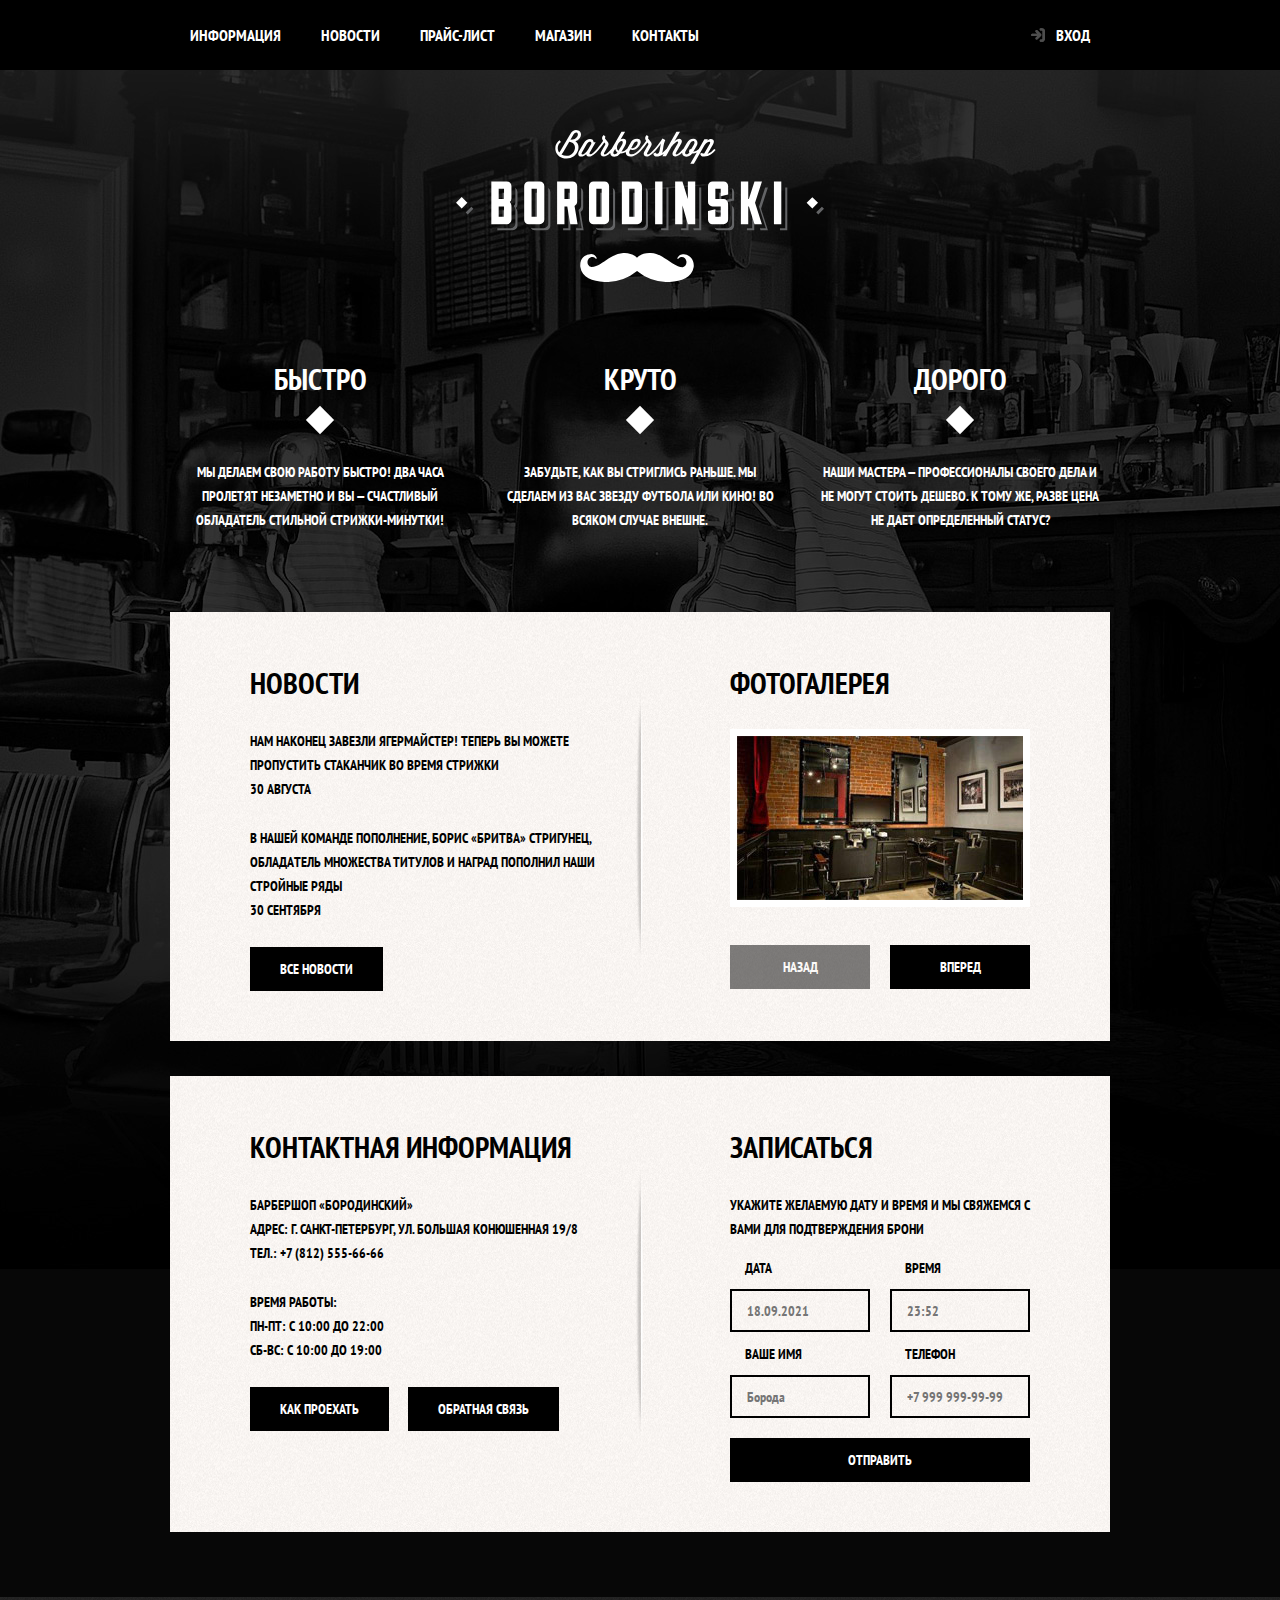
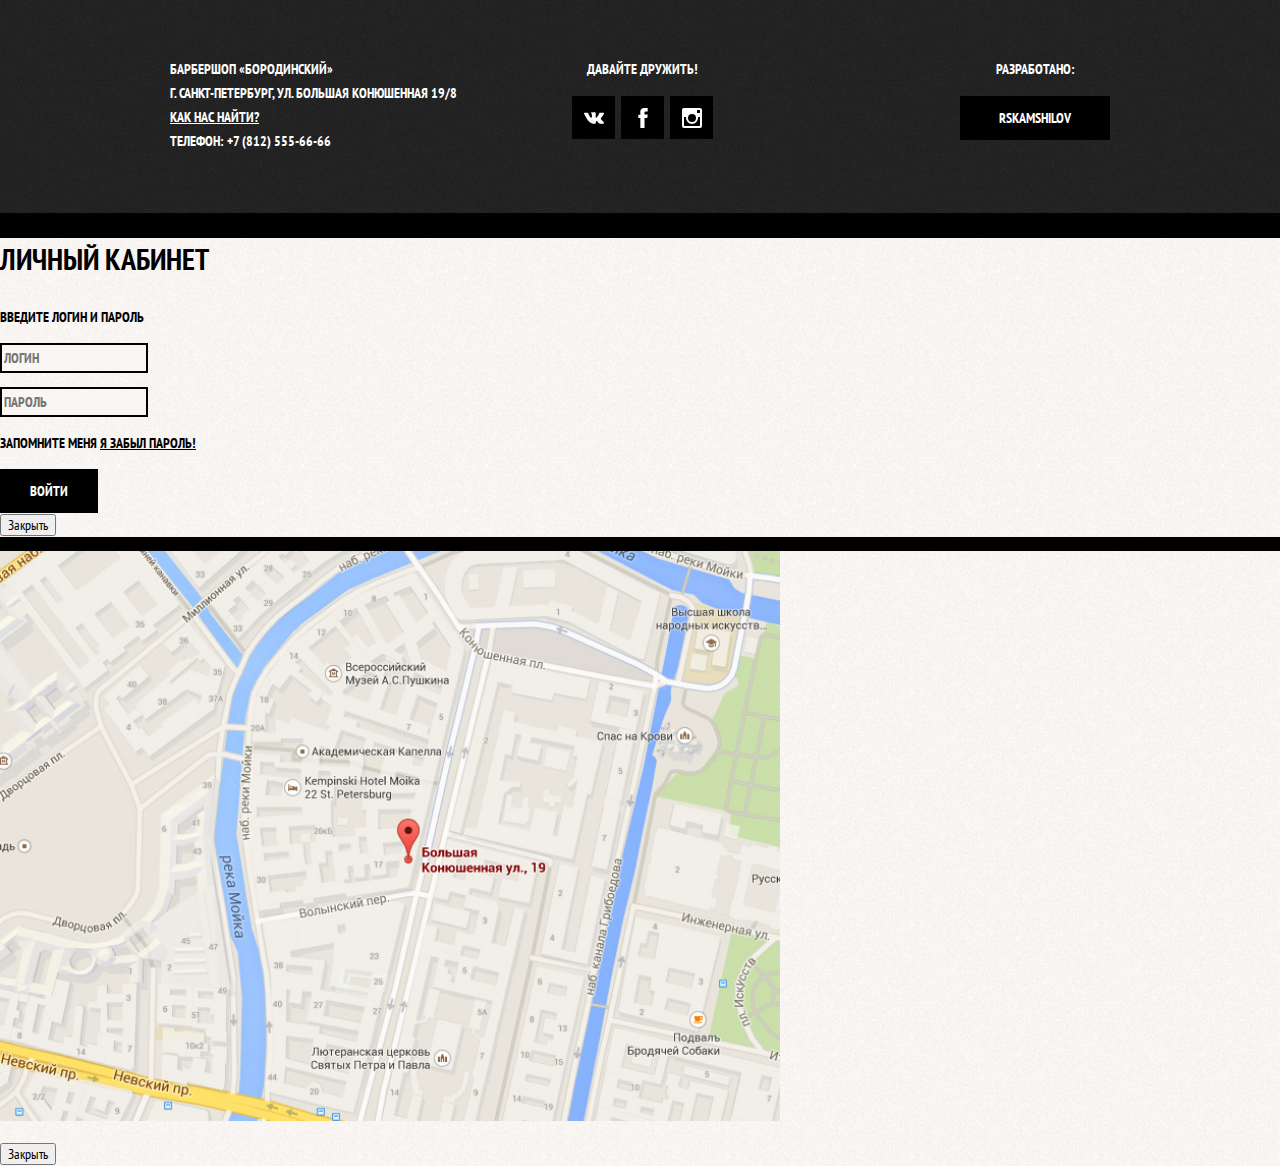
<file: index.html>
<!DOCTYPE html>
<html lang="ru">
<head>
	<meta charset="UTF-8">
	<title>Барбершоп «Бородинский»</title>
	<link href="https://fonts.googleapis.com/css?family=PT+Sans+Narrow:400,700&amp;subset=latin,cyrillic" rel="stylesheet">
	<link href="css/normalize.css" rel="stylesheet">
	<link rel="stylesheet" href="css/style.css">
</head>
<body>
	<header class="main-header">
		<nav class="main-navigation">
			<a class="main-header-logo">
				<img src="img/index-logo.svg" width="368" height="153" alt="Логотип барбершопа «Бородинский»">
			</a>
			<div class="main-navigation-wrapper">
				<div class="container">
					<ul class="site-navigation">
						<li><a href="info.html">Информация</a></li>
						<li><a href="news.html">Новости</a></li>
						<li><a href="price.html">Прайс-лист</a></li>
						<li><a href="catalog.html">Магазин</a></li>
						<li><a href="contacts.html">Контакты</a></li>
					</ul>
					<ul class="user-navigation">
						<li>
							<a class="login-link" href="login.html">Вход</a>
						</li>
					</ul>
				</div>
			</div>
		</nav>
	</header>
	<main class="container">
		<h1 class="visually-hidden">Барбершоп «Бородинский»</h1>
		<section class="features">
			<h2 class="visually-hidden">Преимущества</h2>
			<ul class="features-list">
				<li class="feature-item">
					<h3>Быстро</h3>
					<p>Мы делаем свою работу быстро! Два часа пролетят незаметно и вы — счастливый обладатель стильной стрижки-минутки!</p>
				</li>
				<li class="feature-item">
					<h3>Круто</h3>
					<p>Забудьте, как вы стриглись раньше. Мы сделаем из вас звезду футбола или кино! Во всяком случае внешне.</p>
				</li>
				<li class="feature-item">
					<h3>Дорого</h3>
					<p>Наши мастера — профессионалы своего дела и не могут стоить дешево. К тому же, разве цена не дает определенный статус?</p>
				</li>
			</ul>
		</section>

		<div class="index-columns">
			<section class="news">
				<h2>Новости</h2>
				<ul class="news-list">
					<li class="news-item">
						<p>Нам наконец завезли ягермайстер! Теперь вы можете пропустить стаканчик во время стрижки</p>
						<time datetime="2021-08-31">30 августа</time>
					</li>
					<li class="news-item">
						<p>В нашей команде пополнение, Борис «бритва» стригунец, обладaтель множества титулов и наград пополнил наши стройные ряды</p>
						<time datetime="2021-08-31">30 сентября</time>
					</li>
				</ul>
				<a class="button" href="news.html">Все новости</a>
			</section>

			<section class="gallery">
				<h2>Фотогалерея</h2>
                <div class="gallery-container">
                    <figure class="gallery-content">
                        <a href="#"><img src="img/studio.jpg" width="286" height="164" alt="Интерьер" /></a>
                    </figure>
                    <button class="button gallery-button gallery-button-back" type="button" disabled>Назад</button>
                    <button class="button gallery-button gallery-button-next" type="button">Вперед</button>
                </div>
			</section>
		</div>

		<div class="index-columns">
			<section class="contacts">
				<h2>Контактная информация</h2>
				<p>
					Барбершоп «Бородинский»<br>
					Адрес: г. Санкт-Петербург, ул. Большая Конюшенная 19/8<br>
					Тел.: +7 (812) 555-66-66
				</p>
				<p>
					Время работы:<br>
					пн-пт: с 10:00 до 22:00<br>
					сб-вс: с 10:00 до 19:00
				</p>
				<a class="button" href="map.html">Как проехать</a>
				<a class="button" href="contacts.html">Обратная связь</a>
			</section>

			<section class="appointment">
				<h2>Записаться</h2>
				<p class="appointment-info">Укажите желаемую дату и время и мы свяжемся с вами для подтверждения брони</p>
				<form class="appointment-form" action="#" method="post">
					<p class="appointment-item">
						<label for="appointment-date">Дата</label>
						<input id="appointment-date" type="text" name="date" value="" placeholder="18.09.2021">
					</p>
					<p class="appointment-item">
						<label for="appointment-time">Время</label>
						<input id="appointment-time" type="text" name="time" value="" placeholder="23:52">
					</p>
					<p class="appointment-item">
						<label for="appointment-name">Ваше имя</label>
						<input id="appointment-name" type="text" name="name" value="" placeholder="Борода">
					</p>
					<p class="appointment-item">
						<label for="appointment-phone">Телефон</label>
						<input id="appointment-phone" type="tel" name="phone" value="" placeholder="+7 999 999-99-99">
					</p>
					<button class="button" type="submit">Отправить</button>
				</form>
			</section>
		</div>
	</main>

	<footer class="main-footer">
		<div class="container">
			<p class="footer-contacts">
				Барбершоп «Бородинский»<br>
				г. Санкт-Петербург, ул. Большая Конюшенная 19/8<br>
				<a href="map.html">
					Как нас найти?
				</a><br>
				Телефон: +7 (812) 555-66-66
			</p>
			<div class="footer-social">
				<b>Давайте дружить!</b>
				<ul>
					<li><a class="social-button" href="#"><span class="visually-hidden">Вконтакте</span>
                        <svg xmlns="http://www.w3.org/2000/svg" width="20" height="20" viewBox="0 0 26.14 14.91"><path d="M26 13.47l-.09-.17a13.55 13.55 0 0 0-2.6-3q-.87-.83-1.1-1.12A1 1 0 0 1 22 8a10.27 10.27 0 0 1 1.22-1.78l.88-1.16q2.35-3.13 2-4L26 .94a.8.8 0 0 0-.4-.22 2.14 2.14 0 0 0-.87 0h-3.92a.51.51 0 0 0-.27 0h-.3a.6.6 0 0 0-.15.14.93.93 0 0 0-.14.24 22.22 22.22 0 0 1-1.46 3.06q-.5.84-.93 1.46a7 7 0 0 1-.71.91 4.94 4.94 0 0 1-.52.47q-.23.18-.35.15l-.23-.05a.9.9 0 0 1-.31-.33 1.49 1.49 0 0 1-.16-.53V1.6a3.14 3.14 0 0 0 0-.62 2.12 2.12 0 0 0-.14-.44.73.73 0 0 0-.28-.33 1.57 1.57 0 0 0-.46-.18A9 9 0 0 0 12.57 0a8.93 8.93 0 0 0-3.25.33 1.83 1.83 0 0 0-.52.41q-.25.3-.07.33a1.67 1.67 0 0 1 1.16.59l.08.16a2.6 2.6 0 0 1 .19.63 6.32 6.32 0 0 1 .12 1 10.59 10.59 0 0 1 0 1.7q-.07.71-.13 1.1a2.21 2.21 0 0 1-.18.64 2.69 2.69 0 0 1-.16.3l-.07.07a1 1 0 0 1-.37.07.86.86 0 0 1-.46-.19 3.27 3.27 0 0 1-.56-.52 7 7 0 0 1-.66-.93q-.37-.6-.76-1.42l-.22-.39q-.2-.38-.56-1.11t-.62-1.43A.9.9 0 0 0 5.2.9h-.07a.93.93 0 0 0-.22-.16A1.44 1.44 0 0 0 4.6.65L.87.68A1 1 0 0 0 .1.94L0 1a.44.44 0 0 0 0 .22 1.08 1.08 0 0 0 .08.37Q.9 3.53 1.86 5.31t1.66 2.87Q4.23 9.27 5 10.24t1 1.24l.37.41.34.33a8.06 8.06 0 0 0 1 .78 16.34 16.34 0 0 0 1.4.9 7.6 7.6 0 0 0 1.79.72 6.19 6.19 0 0 0 2 .22h1.57a1.08 1.08 0 0 0 .72-.3l.05-.07a.9.9 0 0 0 .1-.25 1.38 1.38 0 0 0 0-.37 4.48 4.48 0 0 1 .09-1.05 2.77 2.77 0 0 1 .23-.71 1.74 1.74 0 0 1 .29-.4 1.19 1.19 0 0 1 .23-.2h.11a.86.86 0 0 1 .77.21 4.52 4.52 0 0 1 .83.79q.39.47.93 1.05a6.41 6.41 0 0 0 1 .87l.27.16a3.31 3.31 0 0 0 .71.3 1.53 1.53 0 0 0 .76.07l3.48-.05a1.58 1.58 0 0 0 .8-.17.68.68 0 0 0 .34-.37 1.06 1.06 0 0 0 0-.46 1.71 1.71 0 0 0-.1-.36z" fill="#fff"/></svg>
                    </a></li>
                    <li><a class="social-button" href="#"><span class="visually-hidden">Фейсбук</span>
                        <svg xmlns="http://www.w3.org/2000/svg" width="20" height="20" viewBox="0 0 10.15 21.74"><path d="M3.34 1.12A4.77 4.77 0 0 1 6.53 0h3.61v3.81H7.81a1.07 1.07 0 0 0-1.09.83v2.55h3.42c-.08 1.23-.24 2.45-.41 3.67h-3v10.87H2.21V10.86H0V7.21h2.19V3.66a3.83 3.83 0 0 1 1.15-2.54z" fill="#fff"/></svg>
                    </a></li>
                    <li><a class="social-button" href="#"><span class="visually-hidden">Инстаграм</span>
                        <svg xmlns="http://www.w3.org/2000/svg" width="20" height="20" viewBox="0 0 20 20"><path d="M18 0H2a2 2 0 0 0-2 2v16a2 2 0 0 0 2 2h16a2 2 0 0 0 2-2V2a2 2 0 0 0-2-2zm-8 6a4 4 0 1 1-4 4 4 4 0 0 1 4-4zM2.5 18a.47.47 0 0 1-.5-.5V9h2.1a3.4 3.4 0 0 0-.1 1 6 6 0 1 0 12 0 3.4 3.4 0 0 0-.1-1H18v8.5a.47.47 0 0 1-.5.5zM18 4.5a.47.47 0 0 1-.5.5h-2a.47.47 0 0 1-.5-.5v-2a.47.47 0 0 1 .5-.5h2a.47.47 0 0 1 .5.5z" fill="#fff"/></svg>
                    </a></li>
				</ul>
			</div>
			<p class="footer-copyright">
				<b>Разработано:</b>
				<a class="button" href="Мой сайт">RSKAMSHILOV</a>
			</p>
		</div>
	</footer>

	<section class="modal modal-login">
		<h2>Личный кабинет</h2>
		<p>Введите логин и пароль</p>
		<form class="login-form" action="#" method="post">
			<p>
				<label class="visually-hidden" for="user-login">Логин</label>
				<input id="user-login" class="login-icon-user" type="text" name="login" placeholder="Логин">
			</p>
			<p>
				<label class="visually-hidden" for="user-password">Пароль</label>
				<input class="login-icon-password" id="user-password" type="password" name="password" placeholder="Пароль">
			</p>
			<p class="login-password-info">
				<label class="login-checkbox">
					<input type="checkbox" name="remember" class="visually-hidden">
					<span class="checkbox-indicator"></span>
					Запомните меня
				</label>
				<a class="restore" href="#">Я забыл пароль!</a>
			</p>
			<button class="button" type="submit">Войти</button>
		</form>
		<button class="modal-close" type="button">Закрыть</button>
	</section>

	<section class="modal modal-map">
		<h2 class="visually-hidden">Как до нас добраться</h2>
		<p>
			<img src="img/map.jpg" width="780" height="560" alt="Офис компании по адресу ул. Бутлерова 6, Краснодар" />
		</p>
		<button type="button" class="modal-close">Закрыть</button>
	</section>
</body>
</html>
</file>
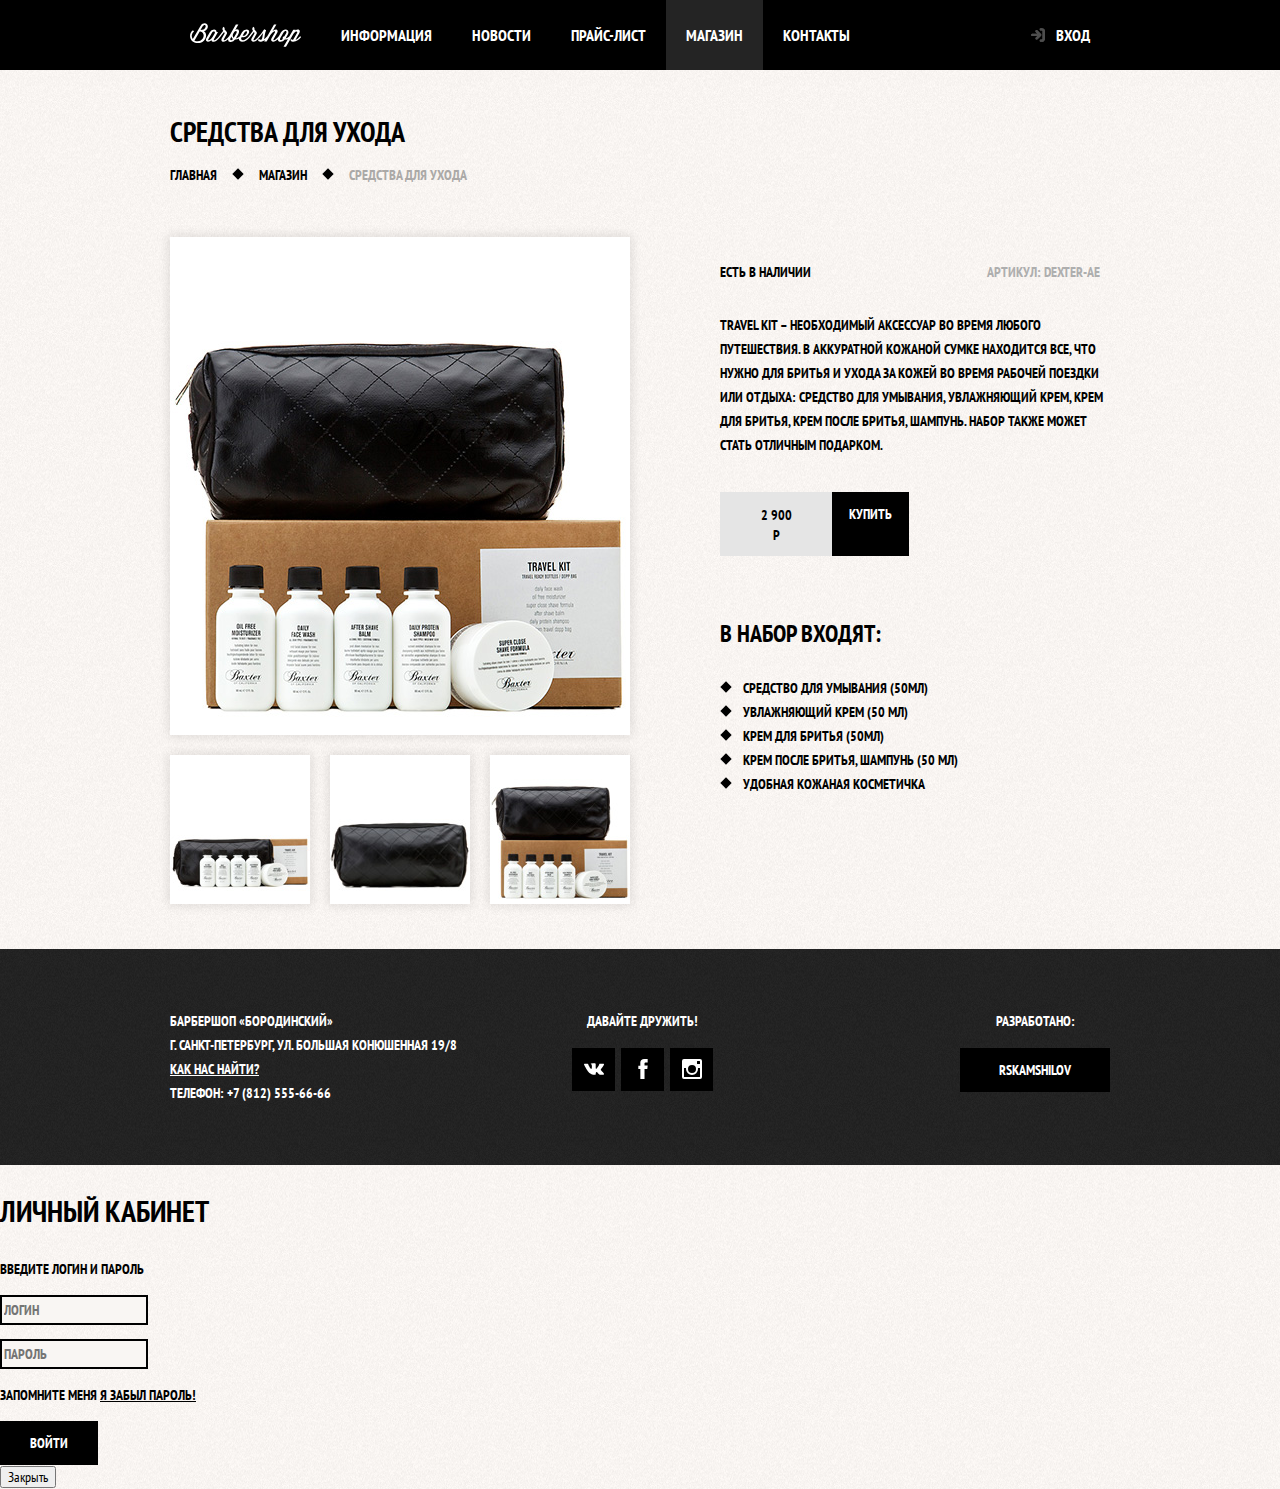
<file: catalog-item.html>
<!DOCTYPE html>
<html lang="ru">
<head>
	<meta charset="UTF-8">
	<title>Барбершоп «Бородинский»</title>
	<link href="https://fonts.googleapis.com/css?family=PT+Sans+Narrow:400,700&amp;subset=latin,cyrillic" rel="stylesheet">
	<link href="css/normalize.css" rel="stylesheet">
	<link rel="stylesheet" href="css/style.css">
</head>
<body class="inner-page">
    <header class="main-header">
        <nav class="main-navigation container">
            <a class="main-header-logo" href="index.html">
                <img src="img/logo.svg" width="111" height="24" alt="Логотип барбершопа «Бородинский»">
            </a>
            <ul class="site-navigation">
                <li><a href="info.html">Информация</a></li>
                <li><a href="news.html">Новости</a></li>
                <li><a href="price.html">Прайс-лист</a></li>
                <li class="site-navigation-current"><a href="catalog.html">Магазин</a></li>
                <li><a href="contacts.html">Контакты</a></li>
            </ul>
            <ul class="user-navigation">
                <li>
                    <a class="login-link" href="login.html">Вход</a>
                </li>
            </ul>
        </nav>
    </header>
    <main class="container">
        <h1 class="page-tittle">Средства для ухода</h1>
        <ul class="breadcrumbs">
            <li><a href="index.html">Главная</a></li>
            <li><a href="catalog.html">Магазин</a></li>
            <li class="breadcrumbs-current">Средства для ухода</li>
        </ul>
        <div class="catalog-columns">
            <section class="product-photos">
                <h2 class="visually-hidden">Изображения товара</h2>
                <p class="product-photo-full">
                    <img src="img/product-big.jpg" width="460" height="498" alt="Фото всего набора" />
                </p>
                <ul class="product-photo-preview">
                    <li><img src="img/product-small-1.jpg" width="140" height="149" alt="Фото в анфас" /></li>
                    <li><img src="img/product-small-2.jpg" width="140" height="149" alt="Фото в профиль" /></li>
                    <li><img src="img/product-small-3.jpg" width="140" height="149" alt="Фото отдельной части" /></li>
                </ul>
            </section>
            <section class="product-info">
                <h2 class="visually-hidden">Описание товара</h2>
                <div class="product-description">
                    <p class="product-availability">Есть в наличии</p>
                    <p class="product-article">Артикул: dexter-ae</p>
                </div>
                <p class="product-text">Travel Kit – необходимый аксессуар во время любого путешествия. В аккуратной кожаной сумке находится все, что нужно для бритья и ухода за кожей во время рабочей поездки или отдыха: средство для умывания, увлажняющий крем, крем для бритья, крем после бритья, шампунь. Набор также может стать отличным подарком.</p>
                <p class="product-price">
                    <b>2 900 Р</b>
                    <a class="button" href="#">Купить</a>
                </p>
                <h3>В набор входят:</h3>
                <ul>
                    <li>Средство для умывания (50мл)</li>
                    <li>Увлажняющий крем (50 мл)</li>
                    <li>Крем для бритья (50мл)</li>
                    <li>Крем после бритья, шампунь (50 мл)</li>
                    <li>Удобная кожаная косметичка</li>
                </ul>
            </section>
        </div>
	</main>

    <footer class="main-footer">
        <div class="container">
            <p class="footer-contacts">
                Барбершоп «Бородинский»<br>
                г. Санкт-Петербург, ул. Большая Конюшенная 19/8<br>
                <a href="map.html">
                    Как нас найти?
                </a><br>
                Телефон: +7 (812) 555-66-66
            </p>
            <div class="footer-social">
                <b>Давайте дружить!</b>
                <ul>
                    <li><a class="social-button" href="#"><span class="visually-hidden">Вконтакте</span>
                        <svg xmlns="http://www.w3.org/2000/svg" width="20" height="20" viewBox="0 0 26.14 14.91"><path d="M26 13.47l-.09-.17a13.55 13.55 0 0 0-2.6-3q-.87-.83-1.1-1.12A1 1 0 0 1 22 8a10.27 10.27 0 0 1 1.22-1.78l.88-1.16q2.35-3.13 2-4L26 .94a.8.8 0 0 0-.4-.22 2.14 2.14 0 0 0-.87 0h-3.92a.51.51 0 0 0-.27 0h-.3a.6.6 0 0 0-.15.14.93.93 0 0 0-.14.24 22.22 22.22 0 0 1-1.46 3.06q-.5.84-.93 1.46a7 7 0 0 1-.71.91 4.94 4.94 0 0 1-.52.47q-.23.18-.35.15l-.23-.05a.9.9 0 0 1-.31-.33 1.49 1.49 0 0 1-.16-.53V1.6a3.14 3.14 0 0 0 0-.62 2.12 2.12 0 0 0-.14-.44.73.73 0 0 0-.28-.33 1.57 1.57 0 0 0-.46-.18A9 9 0 0 0 12.57 0a8.93 8.93 0 0 0-3.25.33 1.83 1.83 0 0 0-.52.41q-.25.3-.07.33a1.67 1.67 0 0 1 1.16.59l.08.16a2.6 2.6 0 0 1 .19.63 6.32 6.32 0 0 1 .12 1 10.59 10.59 0 0 1 0 1.7q-.07.71-.13 1.1a2.21 2.21 0 0 1-.18.64 2.69 2.69 0 0 1-.16.3l-.07.07a1 1 0 0 1-.37.07.86.86 0 0 1-.46-.19 3.27 3.27 0 0 1-.56-.52 7 7 0 0 1-.66-.93q-.37-.6-.76-1.42l-.22-.39q-.2-.38-.56-1.11t-.62-1.43A.9.9 0 0 0 5.2.9h-.07a.93.93 0 0 0-.22-.16A1.44 1.44 0 0 0 4.6.65L.87.68A1 1 0 0 0 .1.94L0 1a.44.44 0 0 0 0 .22 1.08 1.08 0 0 0 .08.37Q.9 3.53 1.86 5.31t1.66 2.87Q4.23 9.27 5 10.24t1 1.24l.37.41.34.33a8.06 8.06 0 0 0 1 .78 16.34 16.34 0 0 0 1.4.9 7.6 7.6 0 0 0 1.79.72 6.19 6.19 0 0 0 2 .22h1.57a1.08 1.08 0 0 0 .72-.3l.05-.07a.9.9 0 0 0 .1-.25 1.38 1.38 0 0 0 0-.37 4.48 4.48 0 0 1 .09-1.05 2.77 2.77 0 0 1 .23-.71 1.74 1.74 0 0 1 .29-.4 1.19 1.19 0 0 1 .23-.2h.11a.86.86 0 0 1 .77.21 4.52 4.52 0 0 1 .83.79q.39.47.93 1.05a6.41 6.41 0 0 0 1 .87l.27.16a3.31 3.31 0 0 0 .71.3 1.53 1.53 0 0 0 .76.07l3.48-.05a1.58 1.58 0 0 0 .8-.17.68.68 0 0 0 .34-.37 1.06 1.06 0 0 0 0-.46 1.71 1.71 0 0 0-.1-.36z" fill="#fff"/></svg>
                    </a></li>
                    <li><a class="social-button" href="#"><span class="visually-hidden">Фейсбук</span>
                        <svg xmlns="http://www.w3.org/2000/svg" width="20" height="20" viewBox="0 0 10.15 21.74"><path d="M3.34 1.12A4.77 4.77 0 0 1 6.53 0h3.61v3.81H7.81a1.07 1.07 0 0 0-1.09.83v2.55h3.42c-.08 1.23-.24 2.45-.41 3.67h-3v10.87H2.21V10.86H0V7.21h2.19V3.66a3.83 3.83 0 0 1 1.15-2.54z" fill="#fff"/></svg>
                    </a></li>
                    <li><a class="social-button" href="#"><span class="visually-hidden">Инстаграм</span>
                        <svg xmlns="http://www.w3.org/2000/svg" width="20" height="20" viewBox="0 0 20 20"><path d="M18 0H2a2 2 0 0 0-2 2v16a2 2 0 0 0 2 2h16a2 2 0 0 0 2-2V2a2 2 0 0 0-2-2zm-8 6a4 4 0 1 1-4 4 4 4 0 0 1 4-4zM2.5 18a.47.47 0 0 1-.5-.5V9h2.1a3.4 3.4 0 0 0-.1 1 6 6 0 1 0 12 0 3.4 3.4 0 0 0-.1-1H18v8.5a.47.47 0 0 1-.5.5zM18 4.5a.47.47 0 0 1-.5.5h-2a.47.47 0 0 1-.5-.5v-2a.47.47 0 0 1 .5-.5h2a.47.47 0 0 1 .5.5z" fill="#fff"/></svg>
                    </a></li>
                </ul>
            </div>
            <p class="footer-copyright">
                <b>Разработано:</b>
                <a class="button" href="Мой сайт">RSKAMSHILOV</a>
            </p>
        </div>
    </footer>

	<section class="modal modal-login">
		<h2>Личный кабинет</h2>
		<p>Введите логин и пароль</p>
		<form class="login-form" action="#" method="post">
			<p>
				<label class="visually-hidden" for="user-login">Логин</label>
				<input id="user-login" class="login-icon-user" type="text" name="login" placeholder="Логин">
			</p>
			<p>
				<label class="visually-hidden" for="user-password">Пароль</label>
				<input class="login-icon-password" id="user-password" type="password" name="password" placeholder="Пароль">
			</p>
			<p class="login-password-info">
				<label class="login-checkbox">
					<input type="checkbox" name="remember" class="visually-hidden">
					<span class="checkbox-indicator"></span>
					Запомните меня
				</label>
				<a class="restore" href="#">Я забыл пароль!</a>
			</p>
			<button class="button" type="submit">Войти</button>
		</form>
		<button class="modal-close" type="button">Закрыть</button>
	</section>
</body>
</html>
</file>
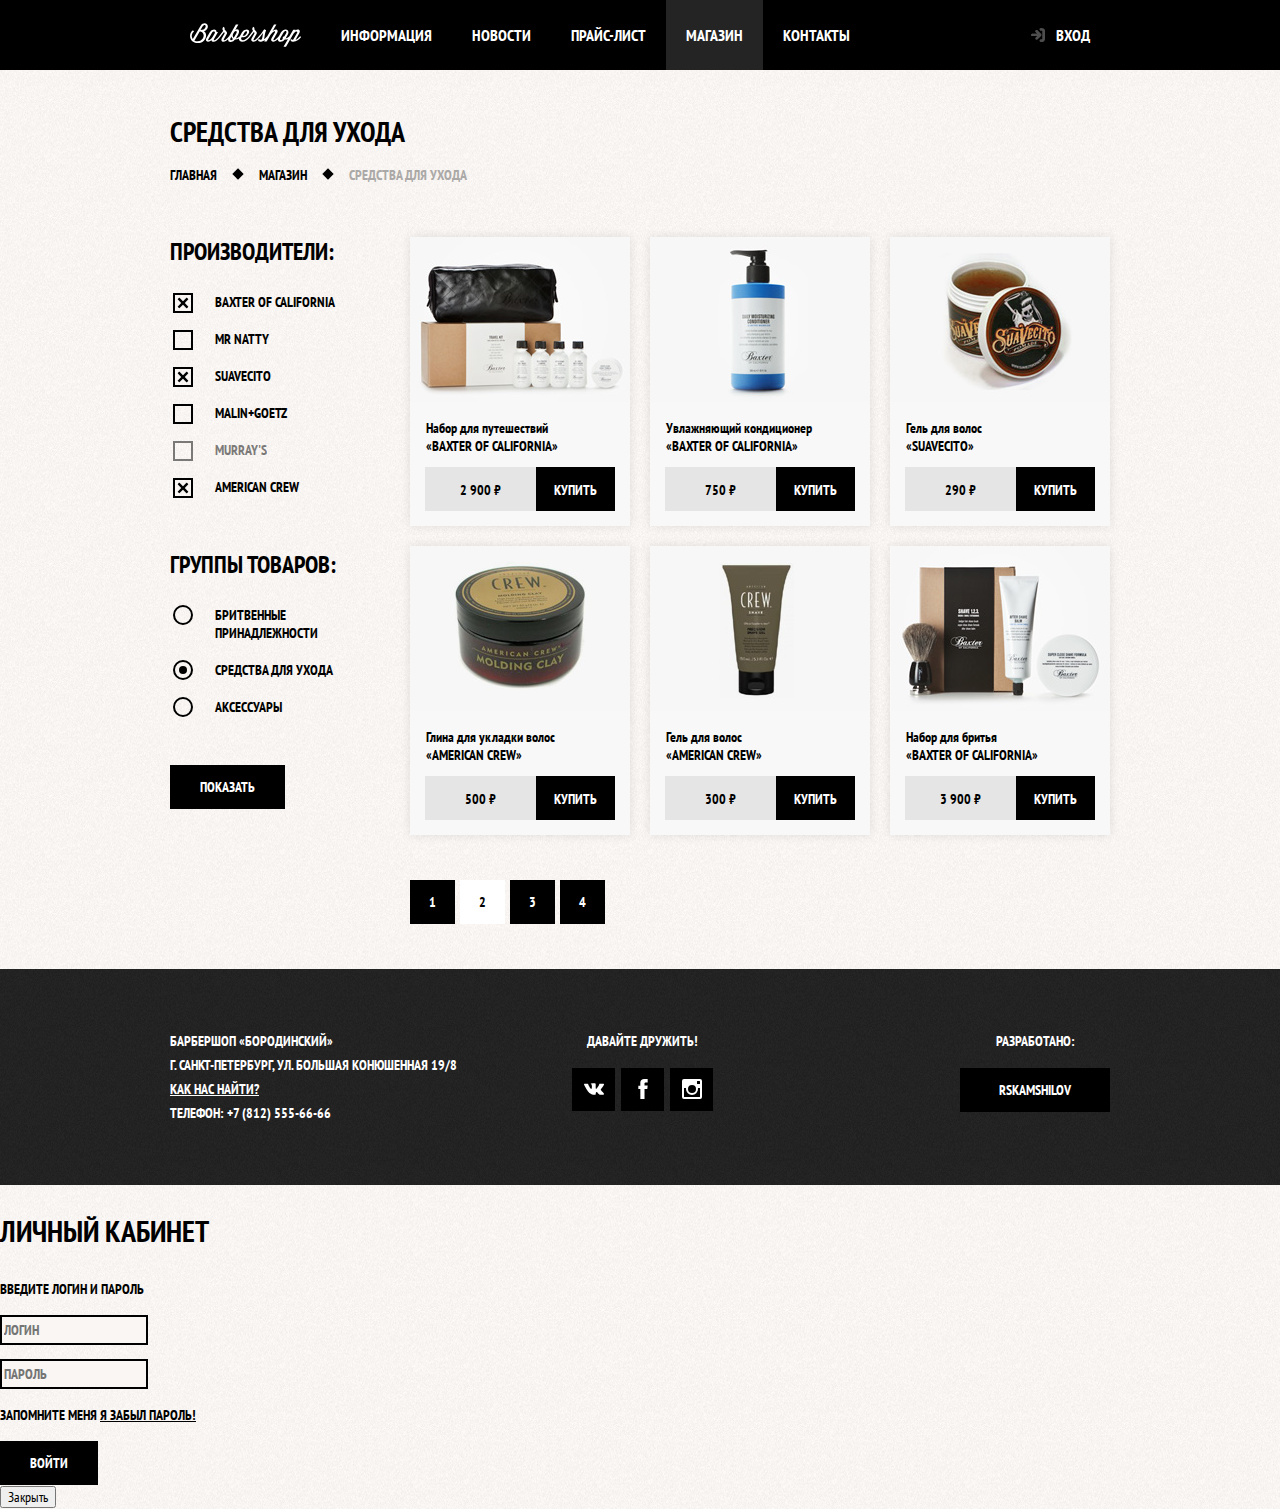
<file: catalog.html>
<!DOCTYPE html>
<html lang="ru">
<head>
    <meta charset="UTF-8">
    <title>Барбершоп «Бородинский»</title>
    <link href="https://fonts.googleapis.com/css?family=PT+Sans+Narrow:400,700&amp;subset=latin,cyrillic"
          rel="stylesheet">
    <link href="css/normalize.css" rel="stylesheet">
    <link rel="stylesheet" href="css/style.css">
</head>
<body class="inner-page">
    <header class="main-header">
        <nav class="main-navigation container">
            <a class="main-header-logo" href="index.html">
                <img src="img/logo.svg" width="111" height="24" alt="Логотип барбершопа «Бородинский»">
            </a>
            <ul class="site-navigation">
                <li><a href="info.html">Информация</a></li>
                <li><a href="news.html">Новости</a></li>
                <li><a href="price.html">Прайс-лист</a></li>
                <li class="site-navigation-current"><a href="catalog.html">Магазин</a></li>
                <li><a href="contacts.html">Контакты</a></li>
            </ul>
            <ul class="user-navigation">
                <li>
                    <a class="login-link" href="login.html">Вход</a>
                </li>
            </ul>
        </nav>
    </header>
    <main class="container">
        <h1 class="page-tittle">Средства для ухода</h1>
        <ul class="breadcrumbs">
            <li><a href="index.html">Главная</a></li>
            <li><a href="catalog.html">Магазин</a></li>
            <li class="breadcrumbs-current">Средства для ухода</li>
        </ul>
        <div class="catalog-columns">
            <section class="filters">
                <h2 class="visually-hidden">Фильтр товаров</h2>
                <form class="filter" method="get" action="#">
                    <fieldset>
                        <legend>Производители:</legend>
                        <ul>
                            <li class="filter-option">
                                <input class="visually-hidden filter-input filter-input-checkbox" type="checkbox"
                                       name="baxter-of-california" id="filter-baxter-of-california" checked>
                                <label for="filter-baxter-of-california">Baxter of California</label>
                            </li>
                            <li class="filter-option">
                                <input class="visually-hidden filter-input filter-input-checkbox" type="checkbox"
                                       name="mr-natty" id="filter-mr-natty">
                                <label for="filter-mr-natty">Mr Natty</label>
                            </li>
                            <li class="filter-option">
                                <input class="visually-hidden filter-input filter-input-checkbox" type="checkbox"
                                       name="suavecito" id="filter-suavecito" checked>
                                <label for="filter-suavecito">Suavecito</label>
                            </li>
                            <li class="filter-option">
                                <input class="visually-hidden filter-input filter-input-checkbox" type="checkbox"
                                       name="malin-goetz" id="filter-malin-goetz">
                                <label for="filter-malin-goetz">Malin+Goetz</label>
                            </li>
                            <li class="filter-option">
                                <input class="visually-hidden filter-input filter-input-checkbox" type="checkbox" name="murrays"
                                       id="filter-murrays" disabled>
                                <label for="filter-murrays">Murray's</label>
                            </li>
                            <li class="filter-option">
                                <input class="visually-hidden filter-input filter-input-checkbox" type="checkbox"
                                       name="american-crew" id="filter-american-crew" checked>
                                <label for="filter-american-crew">American Crew</label>
                            </li>
                        </ul>
                    </fieldset>
                    <fieldset>
                        <legend>Группы товаров:</legend>
                        <ul>
                            <li class="filter-option">
                                <input class="visually-hidden filter-input filter-input-radio" type="radio" name="product-name"
                                       value="shaving" id="filter-shave">
                                <label for="filter-shave">Бритвенные принадлежности</label>
                            </li>
                            <li class="filter-option">
                                <input class="visually-hidden filter-input filter-input-radio" type="radio" name="product-name"
                                       value="hair-care" id="filter-care" checked>
                                <label for="filter-care">Средства для ухода</label>
                            </li>
                            <li class="filter-option">
                                <input class="visually-hidden filter-input filter-input-radio" type="radio" name="product-name"
                                       value="accessories" id="filter-accessories">
                                <label for="filter-accessories">Аксессуары</label>
                            </li>
                        </ul>
                    </fieldset>
                    <button type="submit" class="button filter-button">Показать</button>
                </form>
            </section>
            <section class="catalog">
                <h2 class="visually-hidden">Список средств для ухода</h2>
                <ul class="catalog-list">
                    <li class="catalog-item">
                        <a href="catalog-item.html">
                            <h3>
                                <span class="catalog-category">Набор для путешествий</span>
                                <span class="catalog-item-title">«Baxter of California»</span>
                            </h3>
                            <p class="catalog-item-image">
                                <img src="img/product-1.jpg" width="220" height="165"
                                     alt="Набор для путешествий «Baxter of California»">
                            </p>
                        </a>
                        <p class="catalog-item-price">
                            <b>2 900 ₽</b>
                            <a class="button" href="#">Купить</a>
                        </p>
                    </li>
                    <li class="catalog-item">
                        <a href="catalog-item.html">
                            <h3>
                                <span class="catalog-category">Увлажняющий кондиционер</span>
                                <span class="catalog-item-title">«Baxter of California»</span>
                            </h3>
                            <p class="catalog-item-image">
                                <img src="img/product-2.jpg" width="220" height="165"
                                     alt="Увлажняющий кондиционер «Baxter of California»">
                            </p>
                        </a>
                        <p class="catalog-item-price">
                            <b>750 ₽</b>
                            <a class="button" href="#">Купить</a>
                        </p>
                    </li>
                    <li class="catalog-item">
                        <a href="catalog-item.html">
                            <h3>
                                <span class="catalog-category">Гель для волос</span>
                                <span class="catalog-item-title">«Suavecito»</span>
                            </h3>
                            <p class="catalog-item-image">
                                <img src="img/product-3.jpg" width="220" height="165" alt="Гель для волос «Suavecito»">
                            </p>
                        </a>
                        <p class="catalog-item-price">
                            <b>290 ₽</b>
                            <a class="button" href="#">Купить</a>
                        </p>
                    </li>
                    <li class="catalog-item">
                        <a href="catalog-item.html">
                            <h3>
                                <span class="catalog-category">Глина для укладки волос</span>
                                <span class="catalog-item-title">«American crew»</span>
                            </h3>
                            <p class="catalog-item-image">
                                <img src="img/product-4.jpg" width="220" height="165"
                                     alt="Глина для укладки волос «American crew»">
                            </p>
                        </a>
                        <p class="catalog-item-price">
                            <b>500 ₽</b>
                            <a class="button" href="#">Купить</a>
                        </p>
                    </li>
                    <li class="catalog-item">
                        <a href="catalog-item.html">
                            <h3>
                                <span class="catalog-category">Гель для волос</span>
                                <span class="catalog-item-title">«American crew»</span>
                            </h3>
                            <p class="catalog-item-image">
                                <img src="img/product-5.jpg" width="220" height="165" alt="Гель для волос «American crew»">
                            </p>
                        </a>
                        <p class="catalog-item-price">
                            <b>300 ₽</b>
                            <a class="button" href="#">Купить</a>
                        </p>
                    </li>
                    <li class="catalog-item">
                        <a href="catalog-item.html">
                            <h3>
                                <span class="catalog-category">Набор для бритья</span>
                                <span class="catalog-item-title">«Baxter of California»</span>
                            </h3>
                            <p class="catalog-item-image">
                                <img src="img/product-6.jpg" width="220" height="165"
                                     alt="Набор для бритья «Baxter of California»">
                            </p>
                        </a>
                        <p class="catalog-item-price">
                            <b>3 900 ₽</b>
                            <a class="button" href="#">Купить</a>
                        </p>
                    </li>
                </ul>
                <ul class="pagination-list">
                    <li class="pagination-item"><a href="#">1</a></li>
                    <li class="pagination-item pagination-item-current"><a>2</a></li>
                    <li class="pagination-item"><a href="#">3</a></li>
                    <li class="pagination-item"><a href="#">4</a></li>
                </ul>
            </section>
        </div>
    </main>

    <footer class="main-footer">
        <div class="container">
            <p class="footer-contacts">
                Барбершоп «Бородинский»<br>
                г. Санкт-Петербург, ул. Большая Конюшенная 19/8<br>
                <a href="map.html">
                    Как нас найти?
                </a><br>
                Телефон: +7 (812) 555-66-66
            </p>
            <div class="footer-social">
                <b>Давайте дружить!</b>
                <ul>
                    <li><a class="social-button" href="#"><span class="visually-hidden">Вконтакте</span>
                        <svg xmlns="http://www.w3.org/2000/svg" width="20" height="20" viewBox="0 0 26.14 14.91"><path d="M26 13.47l-.09-.17a13.55 13.55 0 0 0-2.6-3q-.87-.83-1.1-1.12A1 1 0 0 1 22 8a10.27 10.27 0 0 1 1.22-1.78l.88-1.16q2.35-3.13 2-4L26 .94a.8.8 0 0 0-.4-.22 2.14 2.14 0 0 0-.87 0h-3.92a.51.51 0 0 0-.27 0h-.3a.6.6 0 0 0-.15.14.93.93 0 0 0-.14.24 22.22 22.22 0 0 1-1.46 3.06q-.5.84-.93 1.46a7 7 0 0 1-.71.91 4.94 4.94 0 0 1-.52.47q-.23.18-.35.15l-.23-.05a.9.9 0 0 1-.31-.33 1.49 1.49 0 0 1-.16-.53V1.6a3.14 3.14 0 0 0 0-.62 2.12 2.12 0 0 0-.14-.44.73.73 0 0 0-.28-.33 1.57 1.57 0 0 0-.46-.18A9 9 0 0 0 12.57 0a8.93 8.93 0 0 0-3.25.33 1.83 1.83 0 0 0-.52.41q-.25.3-.07.33a1.67 1.67 0 0 1 1.16.59l.08.16a2.6 2.6 0 0 1 .19.63 6.32 6.32 0 0 1 .12 1 10.59 10.59 0 0 1 0 1.7q-.07.71-.13 1.1a2.21 2.21 0 0 1-.18.64 2.69 2.69 0 0 1-.16.3l-.07.07a1 1 0 0 1-.37.07.86.86 0 0 1-.46-.19 3.27 3.27 0 0 1-.56-.52 7 7 0 0 1-.66-.93q-.37-.6-.76-1.42l-.22-.39q-.2-.38-.56-1.11t-.62-1.43A.9.9 0 0 0 5.2.9h-.07a.93.93 0 0 0-.22-.16A1.44 1.44 0 0 0 4.6.65L.87.68A1 1 0 0 0 .1.94L0 1a.44.44 0 0 0 0 .22 1.08 1.08 0 0 0 .08.37Q.9 3.53 1.86 5.31t1.66 2.87Q4.23 9.27 5 10.24t1 1.24l.37.41.34.33a8.06 8.06 0 0 0 1 .78 16.34 16.34 0 0 0 1.4.9 7.6 7.6 0 0 0 1.79.72 6.19 6.19 0 0 0 2 .22h1.57a1.08 1.08 0 0 0 .72-.3l.05-.07a.9.9 0 0 0 .1-.25 1.38 1.38 0 0 0 0-.37 4.48 4.48 0 0 1 .09-1.05 2.77 2.77 0 0 1 .23-.71 1.74 1.74 0 0 1 .29-.4 1.19 1.19 0 0 1 .23-.2h.11a.86.86 0 0 1 .77.21 4.52 4.52 0 0 1 .83.79q.39.47.93 1.05a6.41 6.41 0 0 0 1 .87l.27.16a3.31 3.31 0 0 0 .71.3 1.53 1.53 0 0 0 .76.07l3.48-.05a1.58 1.58 0 0 0 .8-.17.68.68 0 0 0 .34-.37 1.06 1.06 0 0 0 0-.46 1.71 1.71 0 0 0-.1-.36z" fill="#fff"/></svg>
                    </a></li>
                    <li><a class="social-button" href="#"><span class="visually-hidden">Фейсбук</span>
                        <svg xmlns="http://www.w3.org/2000/svg" width="20" height="20" viewBox="0 0 10.15 21.74"><path d="M3.34 1.12A4.77 4.77 0 0 1 6.53 0h3.61v3.81H7.81a1.07 1.07 0 0 0-1.09.83v2.55h3.42c-.08 1.23-.24 2.45-.41 3.67h-3v10.87H2.21V10.86H0V7.21h2.19V3.66a3.83 3.83 0 0 1 1.15-2.54z" fill="#fff"/></svg>
                    </a></li>
                    <li><a class="social-button" href="#"><span class="visually-hidden">Инстаграм</span>
                        <svg xmlns="http://www.w3.org/2000/svg" width="20" height="20" viewBox="0 0 20 20"><path d="M18 0H2a2 2 0 0 0-2 2v16a2 2 0 0 0 2 2h16a2 2 0 0 0 2-2V2a2 2 0 0 0-2-2zm-8 6a4 4 0 1 1-4 4 4 4 0 0 1 4-4zM2.5 18a.47.47 0 0 1-.5-.5V9h2.1a3.4 3.4 0 0 0-.1 1 6 6 0 1 0 12 0 3.4 3.4 0 0 0-.1-1H18v8.5a.47.47 0 0 1-.5.5zM18 4.5a.47.47 0 0 1-.5.5h-2a.47.47 0 0 1-.5-.5v-2a.47.47 0 0 1 .5-.5h2a.47.47 0 0 1 .5.5z" fill="#fff"/></svg>
                    </a></li>
                </ul>
            </div>
            <p class="footer-copyright">
                <b>Разработано:</b>
                <a class="button" href="Мой сайт">RSKAMSHILOV</a>
            </p>
        </div>
    </footer>

    <section class="modal modal-login">
        <h2>Личный кабинет</h2>
        <p>Введите логин и пароль</p>
        <form class="login-form" action="#" method="post">
            <p>
                <label class="visually-hidden" for="user-login">Логин</label>
                <input id="user-login" class="login-icon-user" type="text" name="login" placeholder="Логин">
            </p>
            <p>
                <label class="visually-hidden" for="user-password">Пароль</label>
                <input class="login-icon-password" id="user-password" type="password" name="password" placeholder="Пароль">
            </p>
            <p class="login-password-info">
                <label class="login-checkbox">
                    <input type="checkbox" name="remember" class="visually-hidden">
                    <span class="checkbox-indicator"></span>
                    Запомните меня
                </label>
                <a class="restore" href="#">Я забыл пароль!</a>
            </p>
            <button class="button" type="submit">Войти</button>
        </form>
        <button class="modal-close" type="button">Закрыть</button>
    </section>
</body>
</html>
</file>
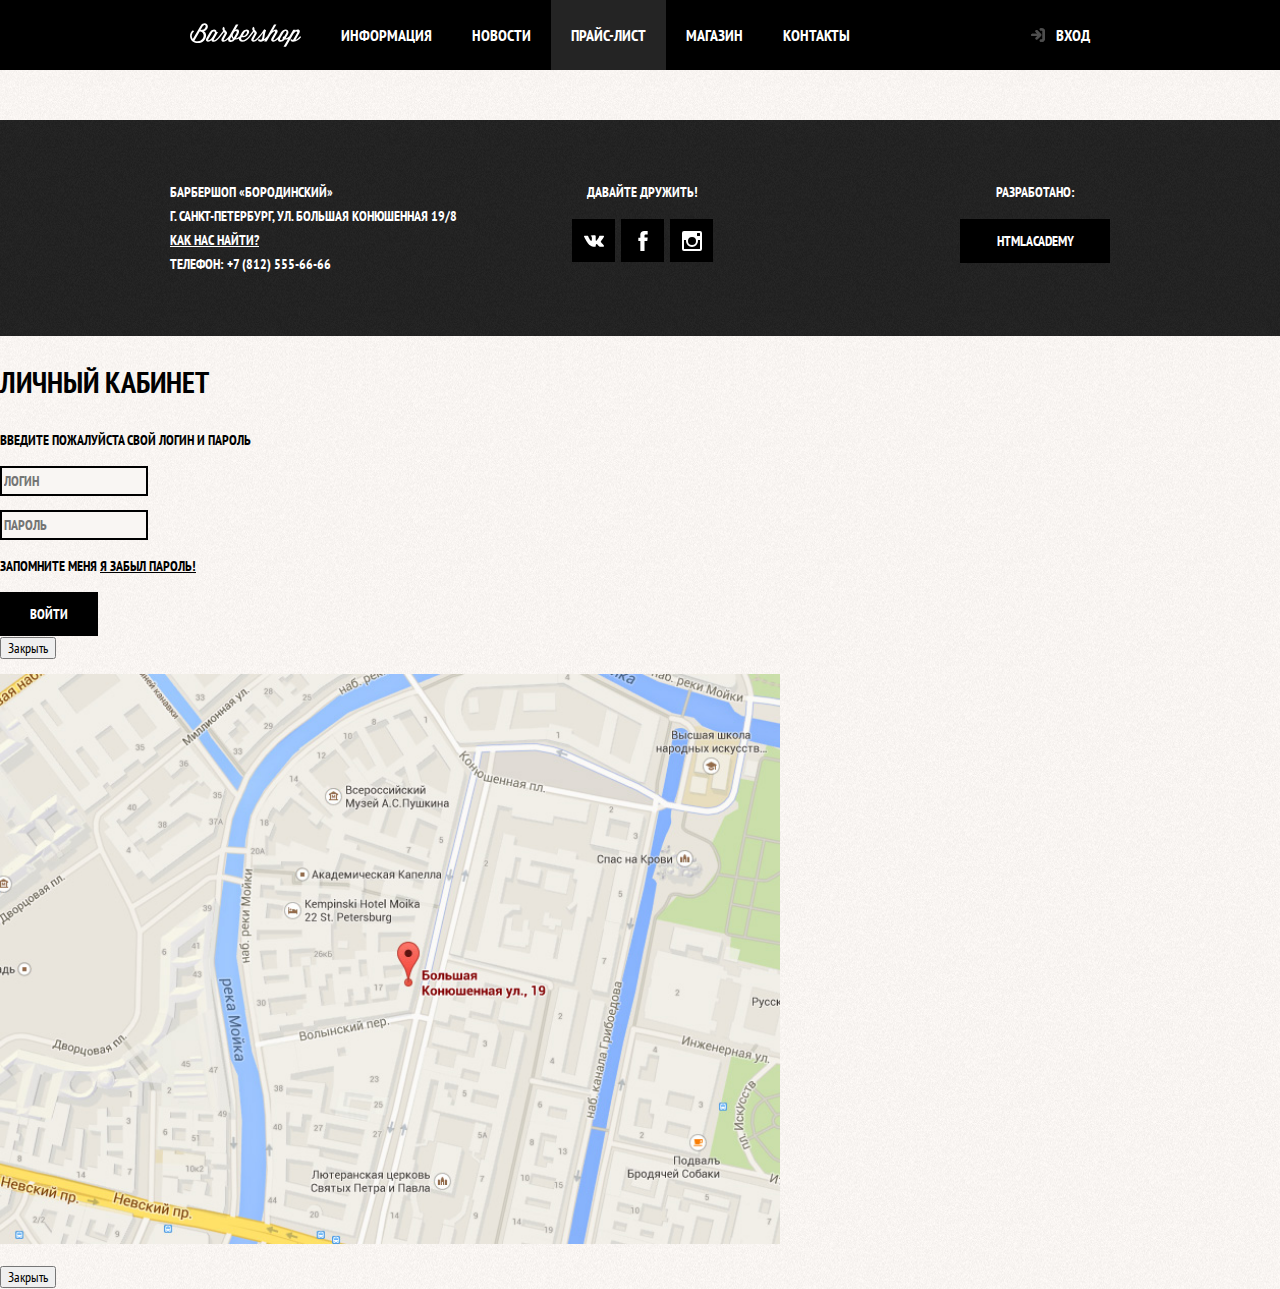
<file: price.html>
<!DOCTYPE html>
<html lang="ru">
<head>
    <meta charset="UTF-8">
    <title>Барбершоп «Бородинский»</title>
    <link href="https://fonts.googleapis.com/css?family=PT+Sans+Narrow:400,700&amp;subset=latin,cyrillic" rel="stylesheet">
    <link href="css/normalize.css" rel="stylesheet">
    <link rel="stylesheet" href="css/style.css">
</head>
<body class="inner-page">
<header class="main-header">
    <nav class="main-navigation container">
        <a class="main-header-logo" href="index.html">
            <img src="img/logo.svg" width="111" height="24" alt="Логотип барбершопа «Бородинский»">
        </a>
        <ul class="site-navigation">
            <li><a href="info.html">Информация</a></li>
            <li><a href="news.html">Новости</a></li>
            <li class="site-navigation-current"><a href="price.html">Прайс-лист</a></li>
            <li><a href="catalog.html">Магазин</a></li>
            <li><a href="contacts.html">Контакты</a></li>
        </ul>
        <ul class="user-navigation">
            <li>
                <a class="login-link" href="login.html">Вход</a>
            </li>
        </ul>
    </nav>
</header>

<footer class="main-footer">
    <div class="container">
        <p class="footer-contacts">
            Барбершоп «Бородинский»<br>
            г. Санкт-Петербург, ул. Большая Конюшенная 19/8<br>
            <a href="map.html">
                Как нас найти?
            </a><br>
            Телефон: +7 (812) 555-66-66
        </p>
        <div class="footer-social">
            <b>Давайте дружить!</b>
            <ul>
                <li><a class="social-button" href="#"><span class="visually-hidden">Вконтакте</span>
                    <svg xmlns="http://www.w3.org/2000/svg" width="20" height="20" viewBox="0 0 26.14 14.91"><path d="M26 13.47l-.09-.17a13.55 13.55 0 0 0-2.6-3q-.87-.83-1.1-1.12A1 1 0 0 1 22 8a10.27 10.27 0 0 1 1.22-1.78l.88-1.16q2.35-3.13 2-4L26 .94a.8.8 0 0 0-.4-.22 2.14 2.14 0 0 0-.87 0h-3.92a.51.51 0 0 0-.27 0h-.3a.6.6 0 0 0-.15.14.93.93 0 0 0-.14.24 22.22 22.22 0 0 1-1.46 3.06q-.5.84-.93 1.46a7 7 0 0 1-.71.91 4.94 4.94 0 0 1-.52.47q-.23.18-.35.15l-.23-.05a.9.9 0 0 1-.31-.33 1.49 1.49 0 0 1-.16-.53V1.6a3.14 3.14 0 0 0 0-.62 2.12 2.12 0 0 0-.14-.44.73.73 0 0 0-.28-.33 1.57 1.57 0 0 0-.46-.18A9 9 0 0 0 12.57 0a8.93 8.93 0 0 0-3.25.33 1.83 1.83 0 0 0-.52.41q-.25.3-.07.33a1.67 1.67 0 0 1 1.16.59l.08.16a2.6 2.6 0 0 1 .19.63 6.32 6.32 0 0 1 .12 1 10.59 10.59 0 0 1 0 1.7q-.07.71-.13 1.1a2.21 2.21 0 0 1-.18.64 2.69 2.69 0 0 1-.16.3l-.07.07a1 1 0 0 1-.37.07.86.86 0 0 1-.46-.19 3.27 3.27 0 0 1-.56-.52 7 7 0 0 1-.66-.93q-.37-.6-.76-1.42l-.22-.39q-.2-.38-.56-1.11t-.62-1.43A.9.9 0 0 0 5.2.9h-.07a.93.93 0 0 0-.22-.16A1.44 1.44 0 0 0 4.6.65L.87.68A1 1 0 0 0 .1.94L0 1a.44.44 0 0 0 0 .22 1.08 1.08 0 0 0 .08.37Q.9 3.53 1.86 5.31t1.66 2.87Q4.23 9.27 5 10.24t1 1.24l.37.41.34.33a8.06 8.06 0 0 0 1 .78 16.34 16.34 0 0 0 1.4.9 7.6 7.6 0 0 0 1.79.72 6.19 6.19 0 0 0 2 .22h1.57a1.08 1.08 0 0 0 .72-.3l.05-.07a.9.9 0 0 0 .1-.25 1.38 1.38 0 0 0 0-.37 4.48 4.48 0 0 1 .09-1.05 2.77 2.77 0 0 1 .23-.71 1.74 1.74 0 0 1 .29-.4 1.19 1.19 0 0 1 .23-.2h.11a.86.86 0 0 1 .77.21 4.52 4.52 0 0 1 .83.79q.39.47.93 1.05a6.41 6.41 0 0 0 1 .87l.27.16a3.31 3.31 0 0 0 .71.3 1.53 1.53 0 0 0 .76.07l3.48-.05a1.58 1.58 0 0 0 .8-.17.68.68 0 0 0 .34-.37 1.06 1.06 0 0 0 0-.46 1.71 1.71 0 0 0-.1-.36z" fill="#fff"/></svg>
                </a></li>
                <li><a class="social-button" href="#"><span class="visually-hidden">Фейсбук</span>
                    <svg xmlns="http://www.w3.org/2000/svg" width="20" height="20" viewBox="0 0 10.15 21.74"><path d="M3.34 1.12A4.77 4.77 0 0 1 6.53 0h3.61v3.81H7.81a1.07 1.07 0 0 0-1.09.83v2.55h3.42c-.08 1.23-.24 2.45-.41 3.67h-3v10.87H2.21V10.86H0V7.21h2.19V3.66a3.83 3.83 0 0 1 1.15-2.54z" fill="#fff"/></svg>
                </a></li>
                <li><a class="social-button" href="#"><span class="visually-hidden">Инстаграм</span>
                    <svg xmlns="http://www.w3.org/2000/svg" width="20" height="20" viewBox="0 0 20 20"><path d="M18 0H2a2 2 0 0 0-2 2v16a2 2 0 0 0 2 2h16a2 2 0 0 0 2-2V2a2 2 0 0 0-2-2zm-8 6a4 4 0 1 1-4 4 4 4 0 0 1 4-4zM2.5 18a.47.47 0 0 1-.5-.5V9h2.1a3.4 3.4 0 0 0-.1 1 6 6 0 1 0 12 0 3.4 3.4 0 0 0-.1-1H18v8.5a.47.47 0 0 1-.5.5zM18 4.5a.47.47 0 0 1-.5.5h-2a.47.47 0 0 1-.5-.5v-2a.47.47 0 0 1 .5-.5h2a.47.47 0 0 1 .5.5z" fill="#fff"/></svg>
                </a></li>
            </ul>
        </div>
        <p class="footer-copyright">
            <b>Разработано:</b>
            <a class="button" href="Мой сайт">HTMLACADEMY</a>
        </p>
    </div>
</footer>

<section class="modal modal-login">
    <h2>Личный кабинет</h2>
    <p class="modal-description">Введите пожалуйста свой логин и пароль</p>
    <form class="login-form" action="#" method="post">
        <p>
            <label class="visually-hidden" for="user-login">Логин</label>
            <input class="login-icon-user" id="user-login" type="text" name="login" placeholder="Логин">
        </p>
        <p>
            <label class="visually-hidden" for="user-password">Пароль</label>
            <input class="login-icon-password" id="user-password" type="password" name="password" placeholder="Пароль">
        </p>
        <p class="login-help">
            <label class="login-checkbox">
                <input type="checkbox" name="remember" class="visually-hidden">
                <span class="checkbox-indicator"></span>
                Запомните меня
            </label>
            <a class="restore" href="#">Я забыл пароль!</a>
        </p>
        <button class="button" type="submit">Войти</button>
    </form>
    <button class="modal-close" type="button">Закрыть</button>
</section>

<section class="modal modal-map">
    <h2 class="visually-hidden">Как до нас добраться</h2>
    <p>
        <img src="img/map.jpg" width="780" height="560" alt="Офис компании по адресу ул. Бутлерова 6, Краснодар" />
    </p>
    <button type="button" class="modal-close">Закрыть</button>
</section>
<div class="modal-overlay"></div>
<script src="js/popup.js"></script>
<script src="js/map.js"></script>
</body>
</html>
</file>
<file: css/style.css>
body {
    margin: 0;
    padding: 0;

    font-family: 'PT Sans Narrow', Arial, sans-serif;
    font-size: 14px;
    line-height: 24px;
    font-weight: 700;
    color: #ffffff;
    text-transform: uppercase;

    background-color: #000000;
    background-image: url("../img/bg.jpg");
    background-position: top center;
    background-repeat: no-repeat;
}

.inner-page {
    color: #000000;

    background-color: #f9f6f3;
    background-image: url("../img/pattern-light.jpg");
    background-position: 0 0;
    background-repeat: repeat;
}

.inner-page .main-header {
    margin-bottom: 50px;

    background-color: #000000;
}

a {
    text-decoration: none;
}

img {
    max-width: 100%;
    height: auto;
}

.visually-hidden:not(:focus):not(:active),
input[type='checkbox'].visually-hidden,
input[type='radio'].visually-hidden {
    position: absolute;

    width: 1px;
    height: 1px;
    margin: -1px;
    border: 0;
    padding: 0;

    white-space: nowrap;

    clip-path: inset(100%);
    clip: rect(0 0 0 0);
    overflow: hidden;
}

.container {
    width: 940px;
    margin: 0 auto;
    padding: 0 10px;
}

.main-header {
    margin-bottom: 75px;
}

.main-navigation {
    display: flex;
    flex-direction: column;
    align-items: center;

    font-size: 16px;
    line-height: 20px;
    color: #ffffff;

    background-color: transparent;
}

.inner-page .main-navigation {
    align-items: flex-start;
    flex-direction: row;
}

.main-header-logo {
    order: 2;

    width: 368px;
    height: 153px;
}

.inner-page .main-header-logo {
    order: 0;

    width: 111px;
    height: 24px;
    padding: 23px 20px;
}

.main-navigation-wrapper {
    width: 100%;
    margin-bottom: 60px;

    background-color: #000000;
}

.main-navigation-wrapper .container {
    display: flex;
    justify-content: space-between;
}

.site-navigation {
    display: flex;
    flex-wrap: wrap;
    width: 620px;

    margin: 0;
    padding: 0;

    list-style: none;
}

.site-navigation-current {
    background-color: #242424;
}

.user-navigation {
    display: flex;
    max-width: 140px;
    margin: 0;
    padding: 0;

    list-style: none;
}

.user-navigation .login-link {
    position: relative;
    padding-left: 50px;
}

.login-link::before {
    content: '';

    position: absolute;
    top: 27px;
    left: 24px;

    width: 16px;
    height: 18px;

    background-image: url("../img/login.svg");
    background-repeat: no-repeat;
    background-position: 0 0;

    opacity: 0.3;
}

.login-link:hover::before,
.login-link:focus::before,
.login-link:active::before {
    opacity: 1;
}

.inner-page .user-navigation {
    margin-left: auto;
}

.button {
    display: inline-block;
    margin-right: 16px;
    padding: 10px 30px;

    font: inherit;
    text-align: center;
    color: #ffffff;
    vertical-align: middle;
    text-transform: uppercase;

    background-color: #000000;
    border: none;
}

.button:hover,
.button:focus,
.button:active {
    background-color: #663d15;
    background-color: #663d15;
}

.button.disabled,
.button:disabled {
    cursor: default;
    opacity: 0.5;
    background-color: #000000;
}

.site-navigation a,
.user-navigation a {
    display: block;
    padding: 25px 20px;

    color: #ffffff;
}

.site-navigation a:hover,
.site-navigation a:focus,
.user-navigation a:hover,
.user-navigation a:focus {
    background-color: #242424;
}

.features {
    margin-bottom: 80px;
}

.features-list {
    display: flex;
    justify-content: space-between;
    margin: 0;
    padding: 0;

    list-style: none;
}

.feature-item {
    width: 300px;

    text-align: center;
}

.feature-item h3 {
    position: relative;

    margin: 0;
    margin-bottom: 60px;

    font-size: 30px;
    line-height: 42px;
}

.feature-item h3::after {
    content: '';

    position: absolute;
    bottom: -30px;
    left: 50%;

    width: 20px;
    height: 20px;
    margin-left: -10px;

    transform: rotate(45deg);

    background-color: #ffffff;
}

.feature-item p {
    margin: 0 10px;
}

.index-columns {
    color: #000000;

    display: flex;
    justify-content: space-between;
    padding: 50px 80px;
    margin-bottom: 35px;

    background-color: #f8f5f2;
    background-image:
            url("../img/line.png"),
            url("../img/pattern-light.jpg");
    background-position: center, 0 0;
    background-repeat: no-repeat, repeat;
}

.index-columns h2 {
    margin: 0;
    margin-bottom: 25px;

    font-size: 30px;
    line-height: 42px;
}

.news {
    width: 380px;
}

.news-list {
    margin: 0;
    margin-bottom: 25px;
    padding: 0;

    list-style: none;
}

.news-item {
    margin-bottom: 25px;
}

.news-item p {
    margin: 0;
}

.news-list time {
    text-decoration: none;
}

.gallery {
    width: 300px;
}

.gallery-container {
    position: relative;

    height: 260px;
}

.gallery-content {
    height: 164px;
    margin: 0;

    background-color: #cccccc;
    border: 7px solid #ffffff;
}

.gallery-content img {
    width: 286px;
    height: 164px;
}

.gallery-button {
    box-sizing: border-box;
    position: absolute;
    bottom: 0;

    width: 140px;
    margin: 0;
}

.gallery-button-back {
    left: 0;
}

.gallery-button-next {
    right: 0;
}

.contacts {
    width: 380px;
}

.contacts p {
    margin: 0;
    margin-bottom: 25px;
}

.appointment {
    width: 300px;
}

.appointment-info {
    margin: 0;
    margin-bottom: 15px;
}

.appointment-form {
    display: flex;
    flex-wrap: wrap;
    justify-content: space-between;
}

.appointment-item {
    width: 140px;
    margin: 0;
    margin-bottom: 10px;
}

.appointment-item label {
    display: block;
    margin-bottom: 9px;
    margin-left: 15px;
}

.appointment-item input {
    box-sizing: border-box;
    width: 140px;
    padding-top: 8px;
    padding-left: 15px;
    padding-right: 15px;
    padding-bottom: 7px;

    font: inherit;

    background-color: transparent;
    border: 2px solid #000000;
}

.appointment-item input:focus {
    border-color: #663d15;
}

.appointment .button {
    width: 100%;
    margin-top: 10px;
    margin-right: 0;
}

.page-title {
    margin: 0;
    margin-bottom: 15px;
    padding: 0
;
    font-size: 30px;
    line-height: 42px;
}

.breadcrumbs {
    display: flex;
    justify-content: flex-start;
    flex-wrap: wrap;
    padding: 0;
    margin: 0;
    margin-bottom: 50px;

    list-style: none;
}

.breadcrumbs li {
    position: relative;

    margin-right: 42px;
}

.breadcrumbs li:last-child {
    margin-right: 0;
}

.breadcrumbs li::after {
    content: '';

    position: absolute;
    top: 7px;
    right: -25px;

    width: 8px;
    height: 8px;

    background-color: #000000;

    transform: rotate(45deg);
}

.breadcrumbs a {
    color: #000000;
}

.breadcrumbs a:hover,
.breadcrumbs a:focus {
    text-decoration: underline;
}

.breadcrumbs-current {
    color: #aba9a7;
}

.breadcrumbs-current::after {
    display: none;
}

.filters {
    width: 180px;
}

.filter fieldset {
    padding: 0;
    margin: 0;
    margin-bottom: 30px;

    border: none;
}

.filter fieldset:first-child {
    margin-bottom: 35px;
}

.filter legend {
    margin-bottom: 26px;

    font-size: 24px;
    line-height: 30px;
}

.filter ul {
    padding: 0;
    margin: 0;

    list-style: none;
    line-height: 18px;
}

.filter-option {
    margin-bottom: 19px;
    padding-left: 45px;
}

.filter-option label {
    display: block;

    position: relative;

    cursor: pointer;
    user-select: none;
}

.filter-input:hover + label,
.filter-input:focus + label {
    color: #663d15;
}

.filter-input-checkbox + label::before {
    content: '';
    position: absolute;
    left: -42px;
    top: 0;

    width: 16px;
    height: 16px;

    border: 2px solid #000000;
}

.filter-input-checkbox:checked + label::after {
    content: '';

    position: absolute;
    top: 4px;
    left: -38px;

    width: 12px;
    height: 12px;

    background-image: url("../img/cross.svg");
    background-repeat: no-repeat;
    background-position: 0 0;
}

.filter-input-radio + label::before {
    content: '';

    position: absolute;
    left: -42px;
    top: -1px;

    width: 16px;
    height: 16px;

    border: 2px solid #000000;
    border-radius: 50%;
}

.filter-input-radio:checked + label::after {
    content: '';

    position: absolute;
    left: -36px;
    top: 5px;

    width: 8px;
    height: 8px;

    background-color: #000000;
    border-radius: 50%;
}

.filter-input:disabled + label {
    color: #000000;

    opacity: 0.5;
}

.catalog {
    width: 700px;
}

.catalog-columns {
    display: flex;
    justify-content: space-between;
}

.catalog-list {
    display: flex;
    flex-wrap: wrap;
    margin: 0;
    padding: 0;
    margin-bottom: 25px;

    list-style: none;
}

.catalog-item {
    width: 220px;
    margin-bottom: 20px;
    margin-right: 20px;

    background-color: #f8f8f8;
    box-shadow: 0 0 10px rgba(0, 0, 0, 0.1);
}

.catalog-item:nth-child(3n) {
    margin-right: 0;
}

.catalog-item:hover {
    box-shadow: 0 0 10px rgba(0, 0, 0, 0.2);
}

.catalog-item a {
    display: flex;
    flex-direction: column;

    color: #000000;
}

.catalog-item h3 {
    order: 1;
    margin-bottom: 12px;
    margin-top: 17px;
    margin-right: 15px;
    margin-left: 16px;

    font-size: 14px;
    line-height: 18px;
}

.catalog-category {
    display: block;

    text-transform: none;
}

.catalog-item-image {
    width: 220px;
    height: 165px;
    margin: 0;
}

.catalog-item-price {
    display: flex;
    margin: 15px;
    margin-top: 0;
}

.catalog-item-price b {
    width: 112px;
    padding: 13px 25px 11px;

    font-size: 14px;
    line-height: 20px;
    text-align: center;

    background-color: #e5e5e5;
}

.catalog-item-price .button {
    width: 50px;
    padding: 13px 18px 11px;
    margin-right: 0;

    line-height: 20px;
    color: #ffffff;
}

.pagination-list {
    display: flex;
    flex-wrap: wrap;

    margin: 0;
    padding: 0;

    list-style: none;
}

.pagination-item {
    margin-right: 5px;
}

.pagination-item:last-child {
    margin-right: 0;
}

.pagination-item a {
    display: block;
    padding: 10px 19px;

    color: #ffffff;

    background-color: #000000;
}

.pagination-item a:hover,
.pagination-item a:focus,
.pagination-item a:active {
    background-color: #663d15;
}

.pagination-item-current a {
    color: #000000;

    background-color: #ffffff;
}

.pagination-item-current a:hover,
.pagination-item-current a:focus,
.pagination-item-current a:active {
    color: #000000;

    background-color: #ffffff;
}

.product-photo-preview {
    display: flex;
    padding: 0;
    margin: 0;

    list-style: none;
}

.product-photo-preview li {
    width: 140px;
    height: 149px;
    margin-right: 20px;

    box-shadow: 0 0 10px 2px rgba(0, 0, 0, 0.1);
}

.product-photo-preview li:last-child {
    margin-right: 0;
}

.product-photo-full {
    width: 460px;
    height: 498px;
    margin: 0;
    margin-bottom: 20px;

    box-shadow: 0 0 10px 2px rgba(0, 0, 0, 0.1);
}

.product-description {
    display: flex;
    justify-content: space-between;
    margin-right: 10px;
    margin-bottom: 29px;
}

.product-description p {
    width: 200px;
}

.product-article {
    text-align: right;
    color: #aeaeae;
}

.product-price b {
    box-sizing: border-box;

    width: 112px;
    padding-top: 13px;
    padding-left: 36px;
    padding-right: 36px;
    padding-bottom: 11px;

    line-height: 20px;
    text-align: center;

    background-color: #e5e5e5;
}

.product-price .button {
    padding-left: 17px;
    padding-right: 17px;
}

.product-info .product-text {
    margin-bottom: 35px;
}

.product-info {
    width: 390px;
    padding-top: 23px;
}

.product-info p {
    margin: 0;
}

.product-info h3 {
    margin: 0;
    margin-bottom: 27px;

    font-size: 24px;
    line-height: 30px;
}

.product-info .product-price {
    display: flex;
    margin-bottom: 63px;
}

.product-info ul {
    margin: 0;
    padding: 0;

    list-style: none;
}

.product-info li {
    position: relative;

    padding-left: 23px;
}

.product-info li::before {
    content: '';

    position: absolute;
    top: 7px;
    left: 2px;

    width: 8px;
    height: 8px;

    background-color: #000000;

    transform: rotate(45deg);
}

.product-photos {
    width: 460px;
}

.main-footer {
    color: #ffffff;

    padding: 60px 0;
    margin-top: 65px;

    background-color: #212121;
    background-image: url("../img/pattern-dark.jpg");
    background-position: 0 0;
    background-repeat: repeat;
}

.inner-page .main-footer {
    margin-top: 45px;
}

.main-footer .container {
    display: flex;
}

.footer-contacts {
    width: 320px;
    margin: 0;
    margin-right: 80px;
}

.footer-contacts a {
    color: #ffffff;
    text-decoration: underline;
}

.footer-contacts a:hover,
.footer-contacts a:focus {
    text-decoration: none;
}

.footer-social {
    width: 145px;
    text-align: center;
}

.footer-social ul {
    display: flex;
    flex-wrap: wrap;
    justify-content: space-between;
    width: 141px;
    margin: 0 auto;
    padding: 0;

    list-style: none;
}

.footer-social b {
    display: block;
    margin-bottom: 15px;
}

.social-button {
    display: flex;
    justify-content: center;
    align-items: center;
    width: 43px;
    height: 43px;

    background-color: #000000;
}

.social-button:hover,
.social-button:focus {
    background-color: #ffffff;
}

.social-button:hover path,
.social-button:focus path {
    fill: #000000;
}

.footer-copyright {
    width: 150px;
    margin: 0;
    margin-left: auto;

    text-align: center;
}

.footer-copyright b {
    display: block;
    margin-bottom: 15px;
}

.footer-copyright .button {
    display: block;
    margin-right: 0;
}

.footer-copyright .button:hover,
.footer-copyright .button:focus {
    color: #000000;

    background-color: #ffffff;
}

.modal {
    color: #000000;

    background-color: #f8f3f0;
    background-image: url("../img/pattern-light.jpg");
    background-position: 0 0;
    background-repeat: repeat;
}

.modal h2 {
    font-size: 30px;
    line-height: 42px;
}

.login-form input[type='text'],
.login-form input[type='password'] {
    font: inherit;
    color: #000000;
    text-transform: uppercase;

    background-color: #f9f6f3;
    border: 2px solid #000000;
}

.login-form input:focus {
    border-color: #663d15;
}

.login-checkbox:hover,
.login-checkbox:focus {
    color: #663d15;
}

.restore {
    color: #000000;
    text-decoration: underline;
}

.restore:hover,
.restore:focus {
    text-decoration: none;
}
</file>
